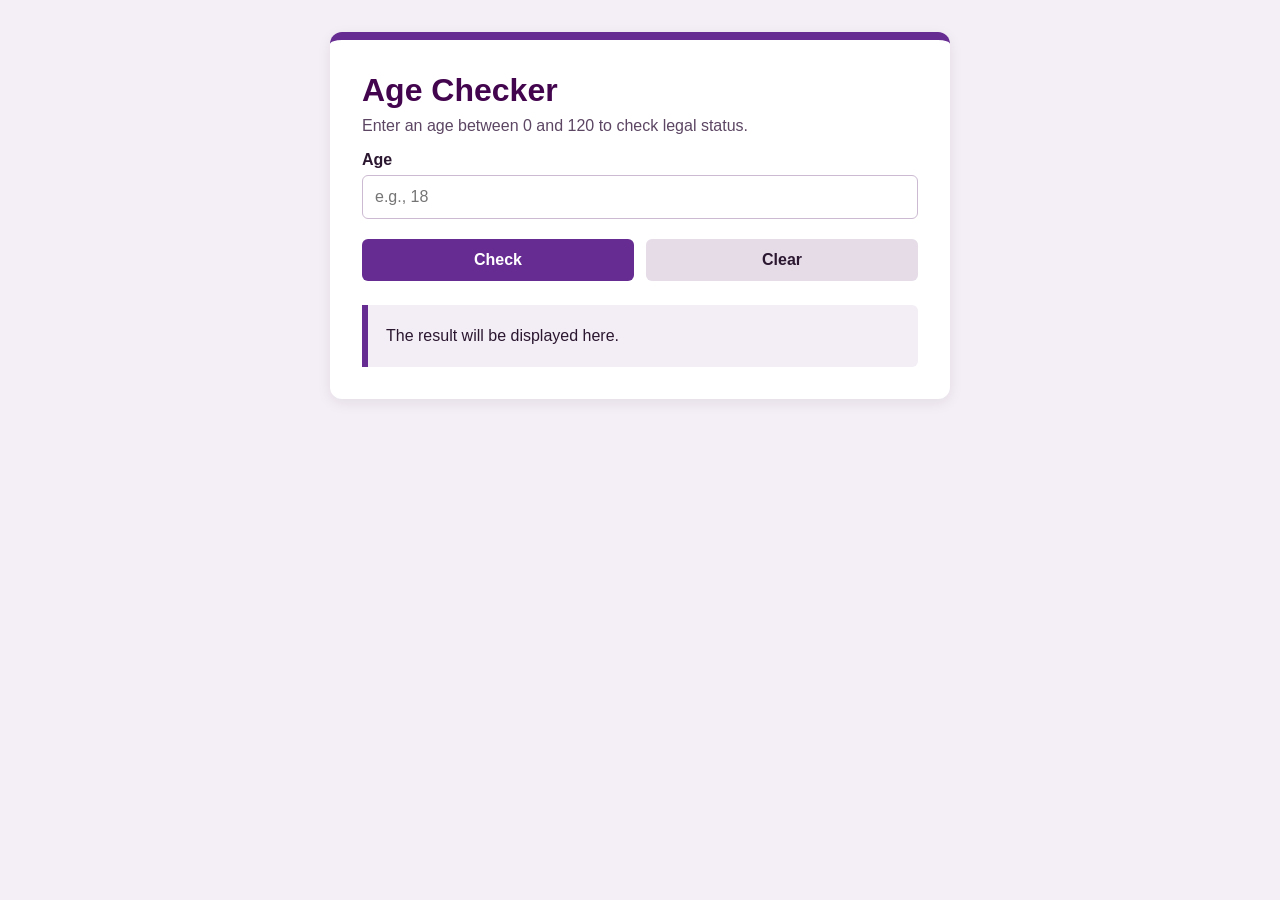
<file: 04-javascript-intro/age-checker/index.html>
<!DOCTYPE html>
<html lang="en">
  <head>
    <meta charset="UTF-8" />
    <meta name="viewport" content="width=device-width, initial-scale=1.0" />
    <title>Age Checker</title>
    <link rel="stylesheet" href="style.css" />
    <script src="script.js" defer></script>
  </head>
  <body>
    <main class="container">
      <h1>Age Checker</h1>
      <p class="subtitle">Enter an age between 0 and 120 to check legal status.</p>

      <form id="age-form" novalidate>
        <label for="age">Age</label>
        <input
          type="number"
          id="age"
          min="0"
          max="120"
          step="1"
          placeholder="e.g., 18"
        />

        <div class="button-group">
          <button type="submit" id="check">Check</button>
          <button type="reset" id="clear">Clear</button>
        </div>
      </form>

      <section id="result" class="result" role="status" aria-live="polite">
        The result will be displayed here.
      </section>
    </main>
  </body>
</html>
</file>
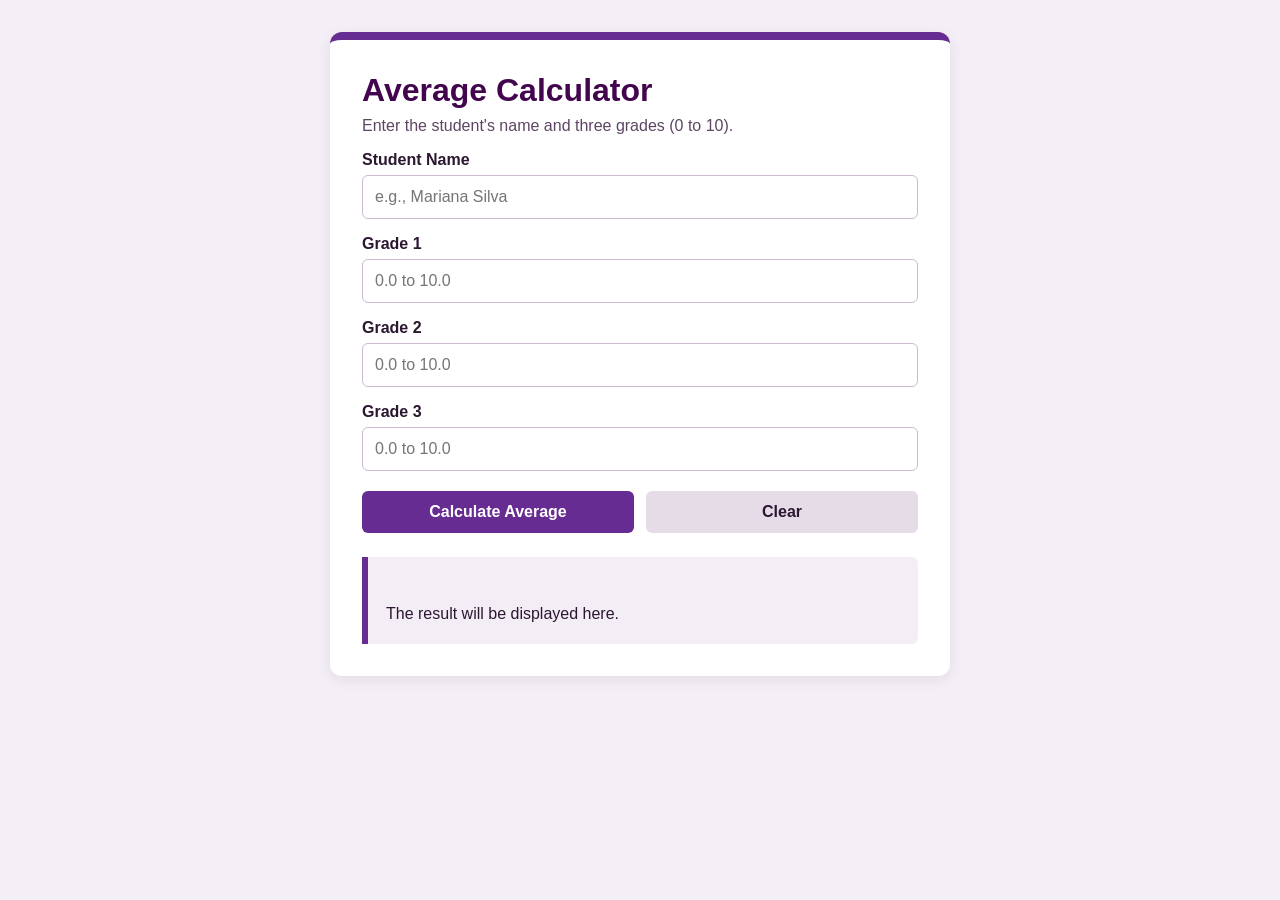
<file: 04-javascript-intro/average-calculator/index.html>
<!DOCTYPE html>
<html lang="en">
  <head>
    <meta charset="UTF-8" />
    <meta name="viewport" content="width=device-width, initial-scale=1.0" />
    <title>Average Calculator</title>
    <link rel="stylesheet" href="style.css" />
    <script src="script.js" defer></script>
  </head>
  <body>
    <main class="container">
      <h1>Average Calculator</h1>
      <p class="subtitle">Enter the student's name and three grades (0 to 10).</p>

      <form id="average-form" novalidate>
        <label for="student-name">Student Name</label>
        <input
          type="text"
          id="student-name"
          autocomplete="name"
          placeholder="e.g., Mariana Silva"
        />

        <label for="grade1">Grade 1</label>
        <input
          type="number"
          id="grade1"
          min="0"
          max="10"
          step="0.1"
          placeholder="0.0 to 10.0"
        />

        <label for="grade2">Grade 2</label>
        <input
          type="number"
          id="grade2"
          min="0"
          max="10"
          step="0.1"
          placeholder="0.0 to 10.0"
        />

        <label for="grade3">Grade 3</label>
        <input
          type="number"
          id="grade3"
          min="0"
          max="10"
          step="0.1"
          placeholder="0.0 to 10.0"
        />

        <div class="button-group">
          <button type="submit">Calculate Average</button>
          <button type="reset" id="clear">Clear</button>
        </div>
      </form>

      <section id="result" class="result" role="status" aria-live="polite">
        The result will be displayed here.
      </section>
    </main>
  </body>
</html>
</file>
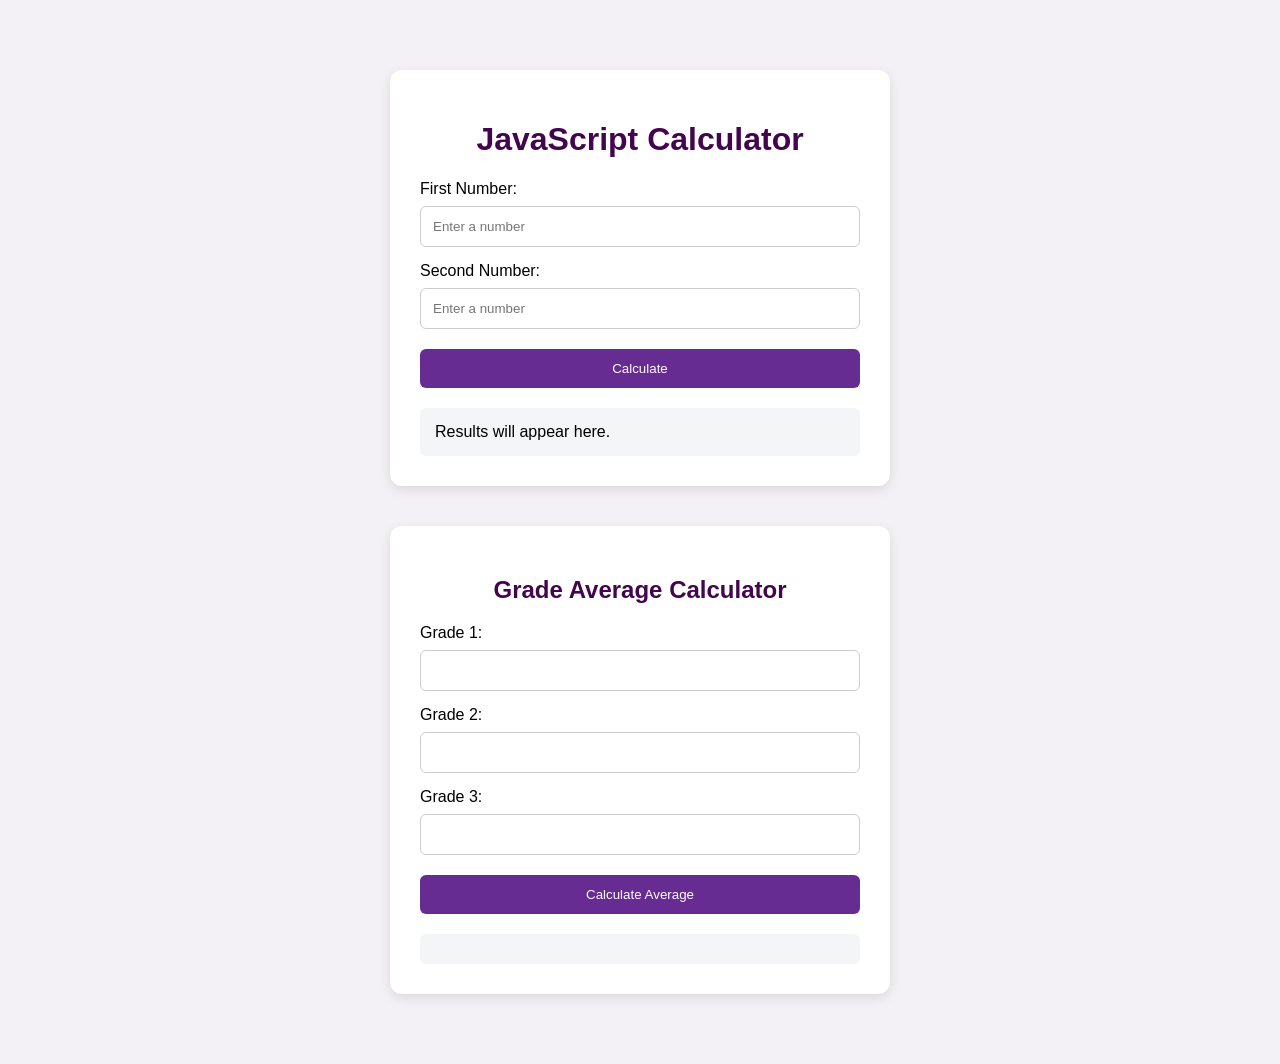
<file: 04-javascript-intro/javascript-calculators/index.html>
<!DOCTYPE html>
<html lang="en">
  <head>
    <meta charset="UTF-8" />
    <meta name="viewport" content="width=device-width, initial-scale=1.0" />
    <title>JavaScript Calculator</title>
    <link rel="stylesheet" href="styles.css" />
  </head>
  <body>
    <!-- Main Calculator Section -->
    <main class="container">
      <h1>JavaScript Calculator</h1>

      <label for="number1">First Number:</label>
      <input type="number" id="number1" placeholder="Enter a number" />

      <label for="number2">Second Number:</label>
      <input type="number" id="number2" placeholder="Enter a number" />

      <button id="calculateBtn">Calculate</button>

      <section id="result" aria-live="polite">
        Results will appear here.
      </section>
    </main>

    <!-- Lab 3 - Challenge: Grade Average Calculator -->
    <section class="container">
      <h1>Grade Average Calculator</h1>

      <label for="grade1">Grade 1:</label>
      <input type="number" id="grade1" min="0" max="10" step="0.1" />

      <label for="grade2">Grade 2:</label>
      <input type="number" id="grade2" min="0" max="10" step="0.1" />

      <label for="grade3">Grade 3:</label>
      <input type="number" id="grade3" min="0" max="10" step="0.1" />

      <button id="calculateAverageBtn">Calculate Average</button>

      <div id="averageResult" aria-live="polite"></div>
    </section>

    <script src="script.js"></script>
  </body>
</html>
</file>
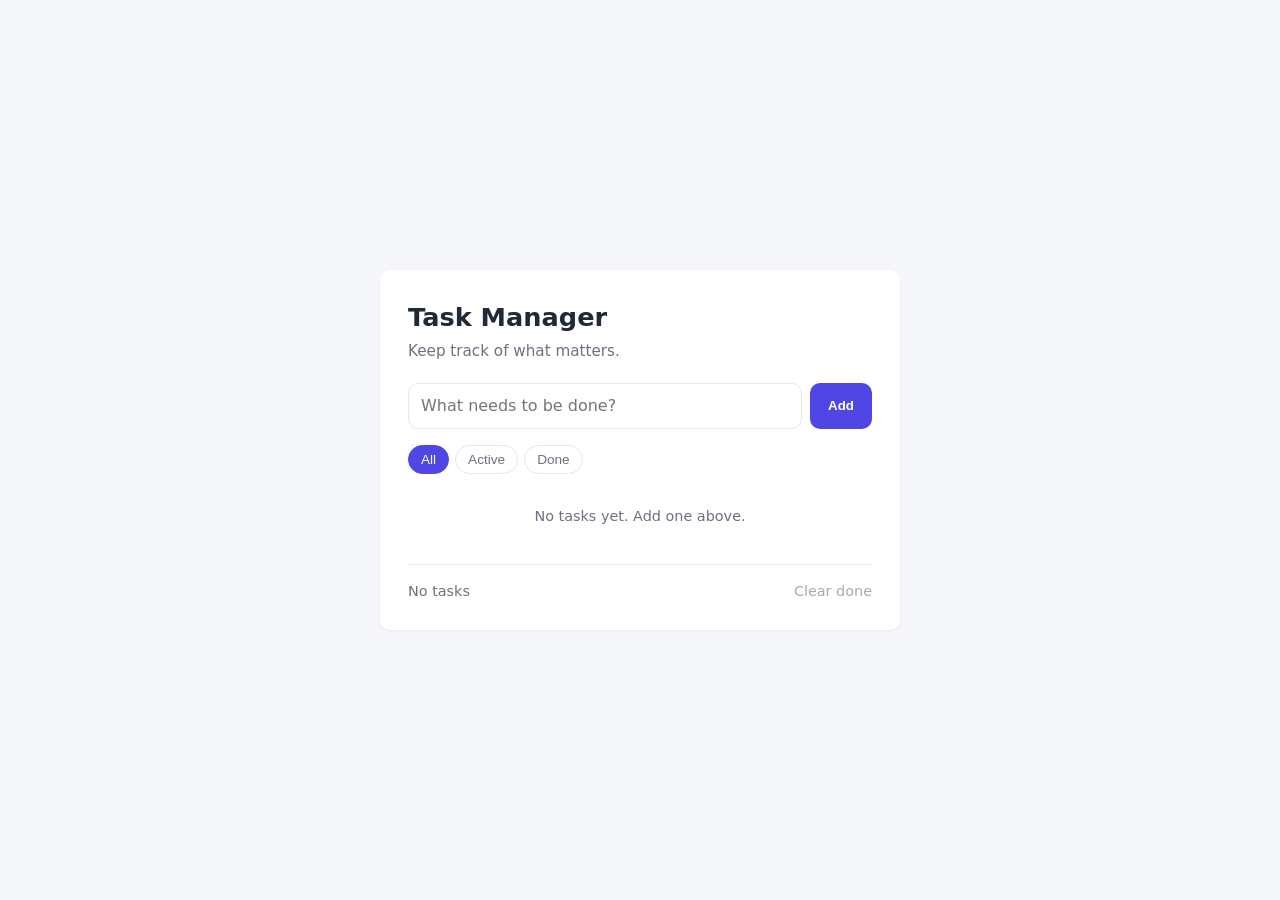
<file: 04-javascript-intro/task-manager/index.html>
<!DOCTYPE html>
<html lang="en">
  <head>
    <meta charset="UTF-8" />
    <meta name="viewport" content="width=device-width, initial-scale=1" />
    <meta name="description" content="A lightweight task manager built with vanilla JavaScript." />
    <title>Task Manager</title>
    <link rel="stylesheet" href="styles.css" />
    <script src="script.js" defer></script>
  </head>
  <body>
    <main class="app" aria-labelledby="app-title">
      <header class="app__header">
        <h1 id="app-title">Task Manager</h1>
        <p class="app__subtitle">Keep track of what matters.</p>
      </header>

      <form id="task-form" class="app__form" autocomplete="off">
        <label for="task-input" class="visually-hidden">New task</label>
        <input
          id="task-input"
          type="text"
          placeholder="What needs to be done?"
          maxlength="120"
        />
        <button type="submit" id="add-btn">Add</button>
      </form>

      <section class="app__filters" aria-label="Filter tasks">
        <button type="button" class="filter is-active" data-filter="all">All</button>
        <button type="button" class="filter" data-filter="active">Active</button>
        <button type="button" class="filter" data-filter="done">Done</button>
      </section>

      <ul id="task-list" class="task-list" aria-live="polite"></ul>

      <footer class="app__footer">
        <span id="counter">No tasks</span>
        <button type="button" id="clear-done" class="link-btn" disabled>
          Clear done
        </button>
      </footer>
    </main>
  </body>
</html>
</file>
<file: 04-javascript-intro/age-checker/style.css>
* {
  box-sizing: border-box;
}

body {
  margin: 0;
  min-height: 100vh;
  padding: 32px 16px;
  font-family: Arial, sans-serif;
  color: #2b1730;
  background: #f4eef6;
}

.container {
  max-width: 620px;
  margin: 0 auto;
  padding: 32px;
  background: #ffffff;
  border-top: 8px solid #662c92;
  border-radius: 12px;
  box-shadow: 0 4px 14px rgba(43, 23, 48, 0.08);
}

h1 {
  margin-top: 0;
  margin-bottom: 8px;
  color: #43054e;
}

.subtitle {
  margin-top: 0;
  color: #5c4663;
}

label {
  display: block;
  margin-top: 16px;
  margin-bottom: 6px;
  font-weight: bold;
}

input {
  width: 100%;
  padding: 12px;
  font-size: 16px;
  border: 1px solid #cbbad1;
  border-radius: 6px;
}

input:focus-visible,
button:focus-visible {
  outline: 3px solid #ec0089;
  outline-offset: 2px;
}

.button-group {
  display: flex;
  gap: 12px;
  margin-top: 20px;
}

button {
  width: 100%;
  padding: 12px;
  font-size: 16px;
  font-weight: bold;
  border: 0;
  border-radius: 6px;
  cursor: pointer;
  transition: opacity 0.2s ease;
}

button:hover {
  opacity: 0.9;
}

button[type="submit"] {
  color: #ffffff;
  background: #662c92;
}

button[type="reset"] {
  color: #2b1730;
  background: #e5dce8;
}

.result {
  margin-top: 24px;
  padding: 18px;
  line-height: 1.6;
  background: #f3eef5;
  border-left: 6px solid #662c92;
  border-radius: 0 6px 6px 0;
}

.adult {
  background: #d4edda;
  color: #155724;
  border-left-color: #28a745;
}

.minor {
  background: #fff3cd;
  color: #664d03;
  border-left-color: #ffc107;
}

.error {
  background: #f8d7da;
  color: #721c24;
  border-left-color: #dc3545;
}
</file>
<file: 04-javascript-intro/average-calculator/style.css>
* {
  box-sizing: border-box;
}

body {
  margin: 0;
  min-height: 100vh;
  padding: 32px 16px;
  font-family: Arial, sans-serif;
  color: #2b1730;
  background: #f4eef6;
}

.container {
  max-width: 620px;
  margin: 0 auto;
  padding: 32px;
  background: #ffffff;
  border-top: 8px solid #662c92;
  border-radius: 12px;
  box-shadow: 0 4px 14px rgba(43, 23, 48, 0.08);
}

h1 {
  margin-top: 0;
  margin-bottom: 8px;
  color: #43054e;
}

.subtitle {
  margin-top: 0;
  color: #5c4663;
}

label {
  display: block;
  margin-top: 16px;
  margin-bottom: 6px;
  font-weight: bold;
}

input {
  width: 100%;
  padding: 12px;
  font-size: 16px;
  border: 1px solid #cbbad1;
  border-radius: 6px;
}

input:focus-visible,
button:focus-visible {
  outline: 3px solid #ec0089;
  outline-offset: 2px;
}

.button-group {
  display: flex;
  gap: 12px;
  margin-top: 20px;
}

button {
  width: 100%;
  padding: 12px;
  font-size: 16px;
  font-weight: bold;
  border: 0;
  border-radius: 6px;
  cursor: pointer;
  transition: opacity 0.2s ease;
}

button:hover {
  opacity: 0.9;
}

button[type="submit"] {
  color: #ffffff;
  background: #662c92;
}

button[type="reset"] {
  color: #2b1730;
  background: #e5dce8;
}

.result {
  margin-top: 24px;
  padding: 18px;
  line-height: 1.6;
  background: #f3eef5;
  border-left: 6px solid #662c92;
  border-radius: 0 6px 6px 0;
  white-space: pre-line;
}

.approved {
  background: #d4edda;
  color: #155724;
  border-left-color: #28a745;
}

.recovery {
  background: #fff3cd;
  color: #664d03;
  border-left-color: #ffc107;
}

.failed,
.error {
  background: #f8d7da;
  color: #721c24;
  border-left-color: #dc3545;
}
</file>
<file: 04-javascript-intro/javascript-calculators/styles.css>
* {
  box-sizing: border-box;
}

body {
  font-family: Arial, sans-serif;
  background: #f4f1f6;
  margin: 0;
  padding: 30px;
}

.container {
  max-width: 500px;
  margin: 40px auto;
  padding: 30px;
  background: white;
  border-radius: 12px;
  box-shadow: 0 4px 12px rgba(0, 0, 0, 0.1);
}

h1 {
  color: #43054e;
  text-align: center;
}

label {
  display: block;
  margin-top: 15px;
}

input {
  width: 100%;
  padding: 12px;
  margin-top: 8px;
  border: 1px solid #ccc;
  border-radius: 6px;
}

button {
  width: 100%;
  margin-top: 20px;
  padding: 12px;
  background: #662c92;
  color: white;
  border: 0;
  border-radius: 6px;
  cursor: pointer;
}

button:hover {
  background: #43054e;
}

#result,
#averageResult {
  margin-top: 20px;
  padding: 15px;
  background: #f3f5f6;
  border-radius: 6px;
}
</file>
<file: 04-javascript-intro/task-manager/styles.css>
/* ---------- Design tokens ---------- */
:root {
  --bg: #f5f7fb;
  --surface: #ffffff;
  --surface-hover: #fafbff;
  --text: #1f2937;
  --muted: #6b7280;
  --border: #e5e7eb;
  --accent: #4f46e5;
  --accent-hover: #4338ca;
  --danger: #dc2626;
  --danger-bg: #fee2e2;
  --radius: 10px;
  --shadow: 0 1px 3px rgba(0, 0, 0, 0.06);
}

/* ---------- Reset & base ---------- */
*,
*::before,
*::after {
  box-sizing: border-box;
}

body {
  margin: 0;
  min-height: 100vh;
  display: grid;
  place-items: center;
  padding: 24px;
  background: var(--bg);
  color: var(--text);
  font-family: system-ui, -apple-system, "Segoe UI", Roboto, sans-serif;
  line-height: 1.5;
}

/* ---------- App shell ---------- */
.app {
  width: 100%;
  max-width: 520px;
  padding: 28px;
  background: var(--surface);
  border-radius: var(--radius);
  box-shadow: var(--shadow);
}

.app__header h1 {
  margin: 0 0 4px;
  font-size: 1.6rem;
}

.app__subtitle {
  margin: 0 0 20px;
  color: var(--muted);
  font-size: 0.95rem;
}

/* ---------- Form ---------- */
.app__form {
  display: flex;
  gap: 8px;
  margin-bottom: 16px;
}

.app__form input {
  flex: 1;
  padding: 10px 12px;
  border: 1px solid var(--border);
  border-radius: var(--radius);
  font: inherit;
  outline: none;
  transition: border-color 0.15s;
}

.app__form input:focus {
  border-color: var(--accent);
}

.app__form button {
  padding: 10px 18px;
  border: none;
  border-radius: var(--radius);
  background: var(--accent);
  color: #fff;
  font-weight: 600;
  cursor: pointer;
  transition: background 0.15s;
}

.app__form button:hover {
  background: var(--accent-hover);
}

/* ---------- Filters ---------- */
.app__filters {
  display: flex;
  gap: 6px;
  margin-bottom: 16px;
}

.filter {
  padding: 6px 12px;
  border: 1px solid var(--border);
  border-radius: 999px;
  background: transparent;
  color: var(--muted);
  font-size: 0.85rem;
  cursor: pointer;
  transition: all 0.15s;
}

.filter:hover {
  color: var(--text);
}

.filter.is-active {
  background: var(--accent);
  border-color: var(--accent);
  color: #fff;
}

/* ---------- Task list ---------- */
.task-list {
  list-style: none;
  margin: 0;
  padding: 0;
  display: flex;
  flex-direction: column;
  gap: 8px;
}

.task-list:empty::after {
  content: "No tasks yet. Add one above.";
  display: block;
  padding: 16px;
  text-align: center;
  color: var(--muted);
  font-size: 0.9rem;
}

/* Filter behavior — driven by data attributes on <ul> and <li> */
.task-list[data-filter="active"] .task.is-done {
  display: none;
}

.task-list[data-filter="done"] .task:not(.is-done) {
  display: none;
}

/* Contextual empty-state messages */
.task-list[data-filter="active"]:empty::after {
  content: "No active tasks. Nice!";
}

.task-list[data-filter="done"]:empty::after {
  content: "Nothing done yet.";
}

/* ---------- Task item ---------- */
.task {
  display: flex;
  align-items: center;
  gap: 10px;
  padding: 10px 12px;
  border: 1px solid var(--border);
  border-radius: var(--radius);
  background: var(--surface);
  transition: background 0.15s;
}

.task:hover {
  background: var(--surface-hover);
}

.task__label {
  flex: 1;
  font-size: 0.98rem;
  word-break: break-word;
}

.task.is-done .task__label {
  color: var(--muted);
  text-decoration: line-through;
}

/* Delete button: hidden by default, revealed on hover or focus */
.task__delete {
  padding: 4px 6px;
  border: none;
  border-radius: 6px;
  background: none;
  color: var(--muted);
  font-size: 1.1rem;
  line-height: 1;
  cursor: pointer;
  opacity: 0;
  transition: opacity 0.15s, color 0.15s, background 0.15s;
}

.task:hover .task__delete,
.task__delete:focus-visible {
  opacity: 1;
}

.task__delete:hover {
  color: var(--danger);
  background: var(--danger-bg);
}

/* ---------- Footer ---------- */
.app__footer {
  display: flex;
  justify-content: space-between;
  align-items: center;
  margin-top: 20px;
  padding-top: 16px;
  border-top: 1px solid var(--border);
  color: var(--muted);
  font-size: 0.9rem;
}

.link-btn {
  padding: 0;
  border: none;
  background: none;
  color: var(--danger);
  font: inherit;
  cursor: pointer;
}

.link-btn:hover:not(:disabled) {
  text-decoration: underline;
}

.link-btn:disabled {
  color: var(--muted);
  cursor: not-allowed;
  opacity: 0.6;
}

/* ---------- Accessibility helper ---------- */
.visually-hidden {
  position: absolute;
  width: 1px;
  height: 1px;
  margin: -1px;
  padding: 0;
  overflow: hidden;
  clip: rect(0, 0, 0, 0);
  white-space: nowrap;
  border: 0;
}
</file>
